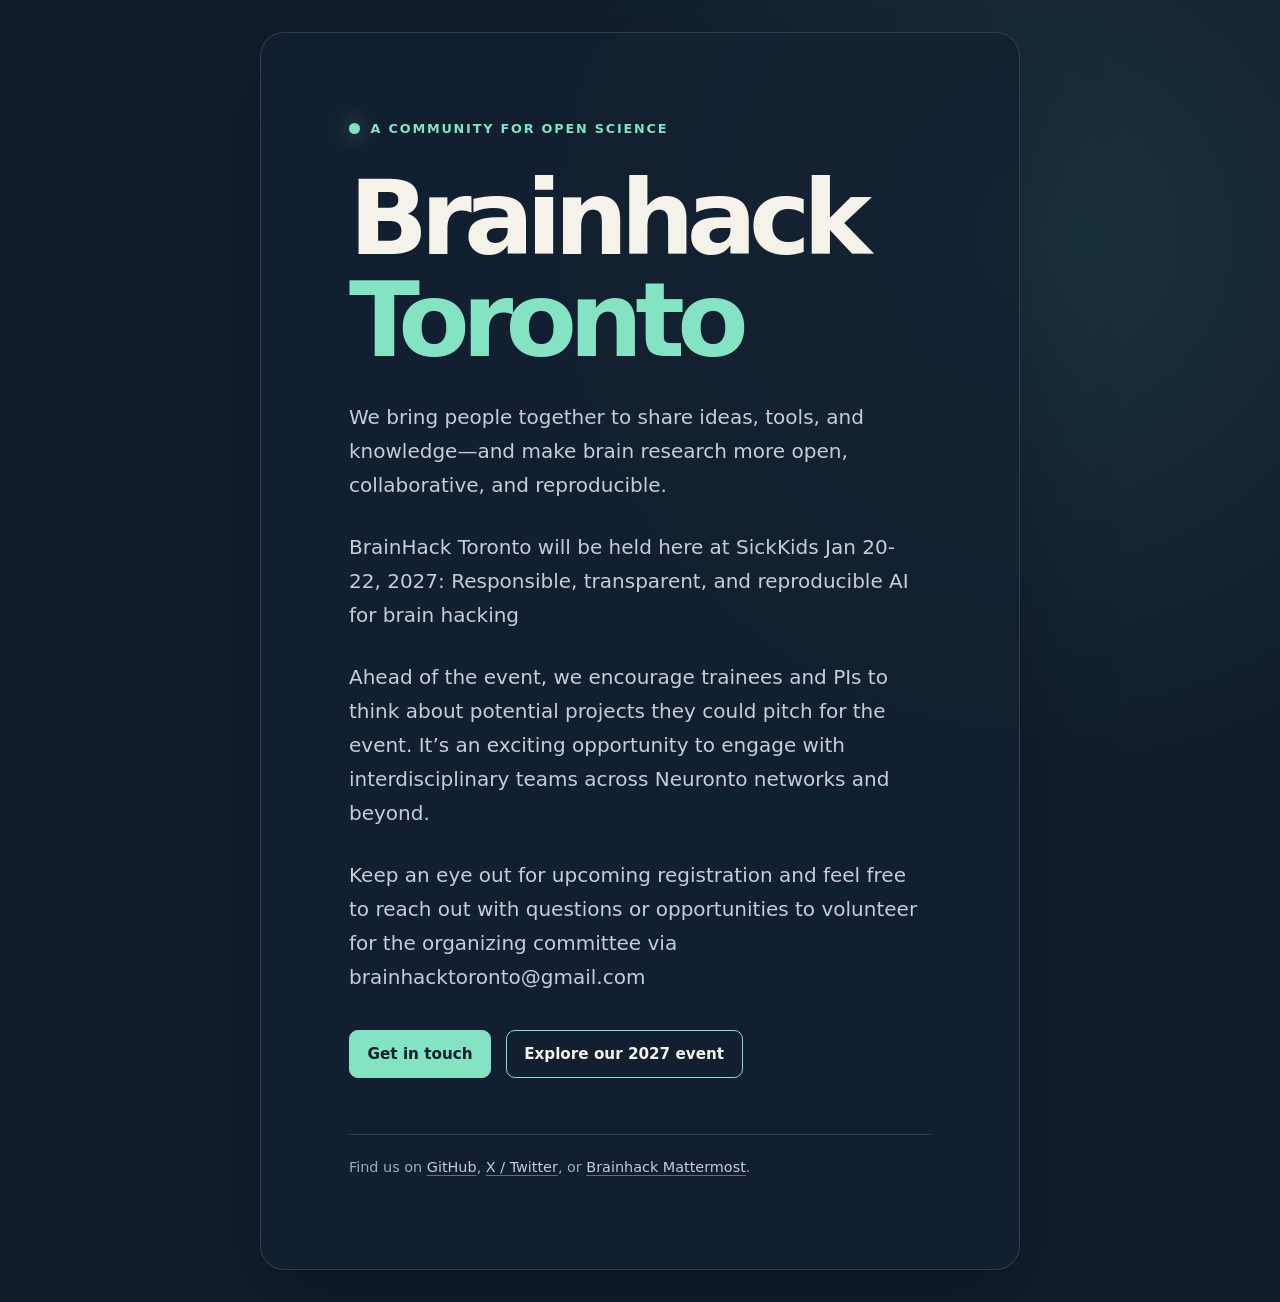
<file: index.html>
<!doctype html>
<html lang="en">
<head>
  <meta charset="utf-8">
  <meta name="viewport" content="width=device-width, initial-scale=1">
  <meta name="description" content="Brainhack Toronto is a community for collaboration and open science in brain research.">
  <title>Brainhack Toronto</title>
  <style>
    :root {
      color-scheme: dark;
      font-family: system-ui, -apple-system, BlinkMacSystemFont, "Segoe UI", sans-serif;
      color: #f5f2e9;
      background: #111c2b;
      font-synthesis: none;
      text-rendering: optimizeLegibility;
      -webkit-font-smoothing: antialiased;
      -moz-osx-font-smoothing: grayscale;
    }

    * {
      box-sizing: border-box;
    }

    body {
      min-width: 320px;
      min-height: 100vh;
      margin: 0;
      display: grid;
      place-items: center;
      padding: 2rem;
      background:
        radial-gradient(ellipse at 82% 18%, rgb(87 210 177 / 12%), transparent 34rem),
        #111c2b;
    }

    main {
      width: min(100%, 760px);
      padding: clamp(2rem, 8vw, 5.5rem);
      border: 1px solid rgb(245 242 233 / 14%);
      border-radius: 1.5rem;
      background: rgb(20 33 49 / 84%);
      box-shadow: 0 2rem 6rem rgb(0 0 0 / 22%);
    }

    .eyebrow {
      display: flex;
      align-items: center;
      gap: 0.65rem;
      margin: 0 0 2rem;
      color: #83e3c3;
      font-size: 0.8rem;
      font-weight: 700;
      letter-spacing: 0.14em;
      text-transform: uppercase;
    }

    .mark {
      width: 0.7rem;
      height: 0.7rem;
      border-radius: 50%;
      background: #83e3c3;
      box-shadow: 0 0 1.25rem rgb(131 227 195 / 60%);
    }

    h1 {
      max-width: 11ch;
      margin: 0;
      font-size: clamp(3rem, 11vw, 6.5rem);
      font-weight: 750;
      letter-spacing: -0.075em;
      line-height: 0.98;
    }

    h1 span {
      color: #83e3c3;
    }

    .intro {
      max-width: 36rem;
      margin: 1.75rem 0 0;
      color: #c4ced8;
      font-size: clamp(1.05rem, 2.5vw, 1.25rem);
      line-height: 1.7;
    }

    .links {
      display: flex;
      flex-wrap: wrap;
      gap: 0.9rem;
      margin-top: 2.25rem;
    }

    .button {
      display: inline-flex;
      min-height: 3rem;
      align-items: center;
      justify-content: center;
      padding: 0.75rem 1.1rem;
      border: 1px solid #83e3c3;
      border-radius: 0.55rem;
      color: #111c2b;
      background: #83e3c3;
      font-size: 0.95rem;
      font-weight: 700;
      text-decoration: none;
      transition: background-color 150ms ease, color 150ms ease;
    }

    .button.secondary {
      color: #f5f2e9;
      background: transparent;
    }

    .button:hover {
      color: #111c2b;
      background: #a3efd5;
    }

    a:focus-visible {
      outline: 3px solid #f5ba75;
      outline-offset: 4px;
    }

    .community {
      margin: 3.5rem 0 0;
      padding-top: 1.25rem;
      border-top: 1px solid rgb(245 242 233 / 14%);
      color: #9eacbb;
      font-size: 0.9rem;
      line-height: 1.8;
    }

    .community a {
      color: #c4ced8;
      text-decoration-color: rgb(196 206 216 / 45%);
      text-underline-offset: 0.2em;
    }

    .community a:hover {
      color: #83e3c3;
    }

    @media (prefers-reduced-motion: reduce) {
      *, *::before, *::after {
        scroll-behavior: auto !important;
        transition-duration: 0.01ms !important;
      }
    }
  </style>
</head>
<body>
  <main>
    <p class="eyebrow"><span class="mark" aria-hidden="true"></span> A community for open science</p>
    <h1>Brainhack <span>Toronto</span></h1>
    <p class="intro">We bring people together to share ideas, tools, and knowledge—and make brain research more open, collaborative, and reproducible.</p>
    <p class="intro">BrainHack Toronto will be held here at SickKids Jan 20-22, 2027: Responsible, transparent, and reproducible AI for brain hacking</p>
    <p class="intro">Ahead of the event, we encourage trainees and PIs to think about potential projects they could pitch for the event. It’s an exciting opportunity to engage with interdisciplinary teams across Neuronto networks and beyond.</p>
    <p class="intro">Keep an eye out for upcoming registration and feel free to reach out with questions or opportunities to volunteer for the organizing committee via brainhacktoronto@gmail.com</p>
    <nav class="links" aria-label="Get involved">
      <a class="button" href="mailto:brainhacktoronto@gmail.com">Get in touch</a>
      <a class="button secondary" href="https://brainhackto.github.io/brainhack-toronto-01-2027/">Explore our 2027 event</a>
    </nav>
    <p class="community">
      Find us on
      <a href="https://github.com/brainhackto">GitHub</a>,
      <a href="https://twitter.com/brainhackto">X / Twitter</a>, or
      <a href="https://mattermost.brainhack.org/brainhack/channels/brainhack-toronto">Brainhack Mattermost</a>.
    </p>
  </main>
</body>
</html>
</file>
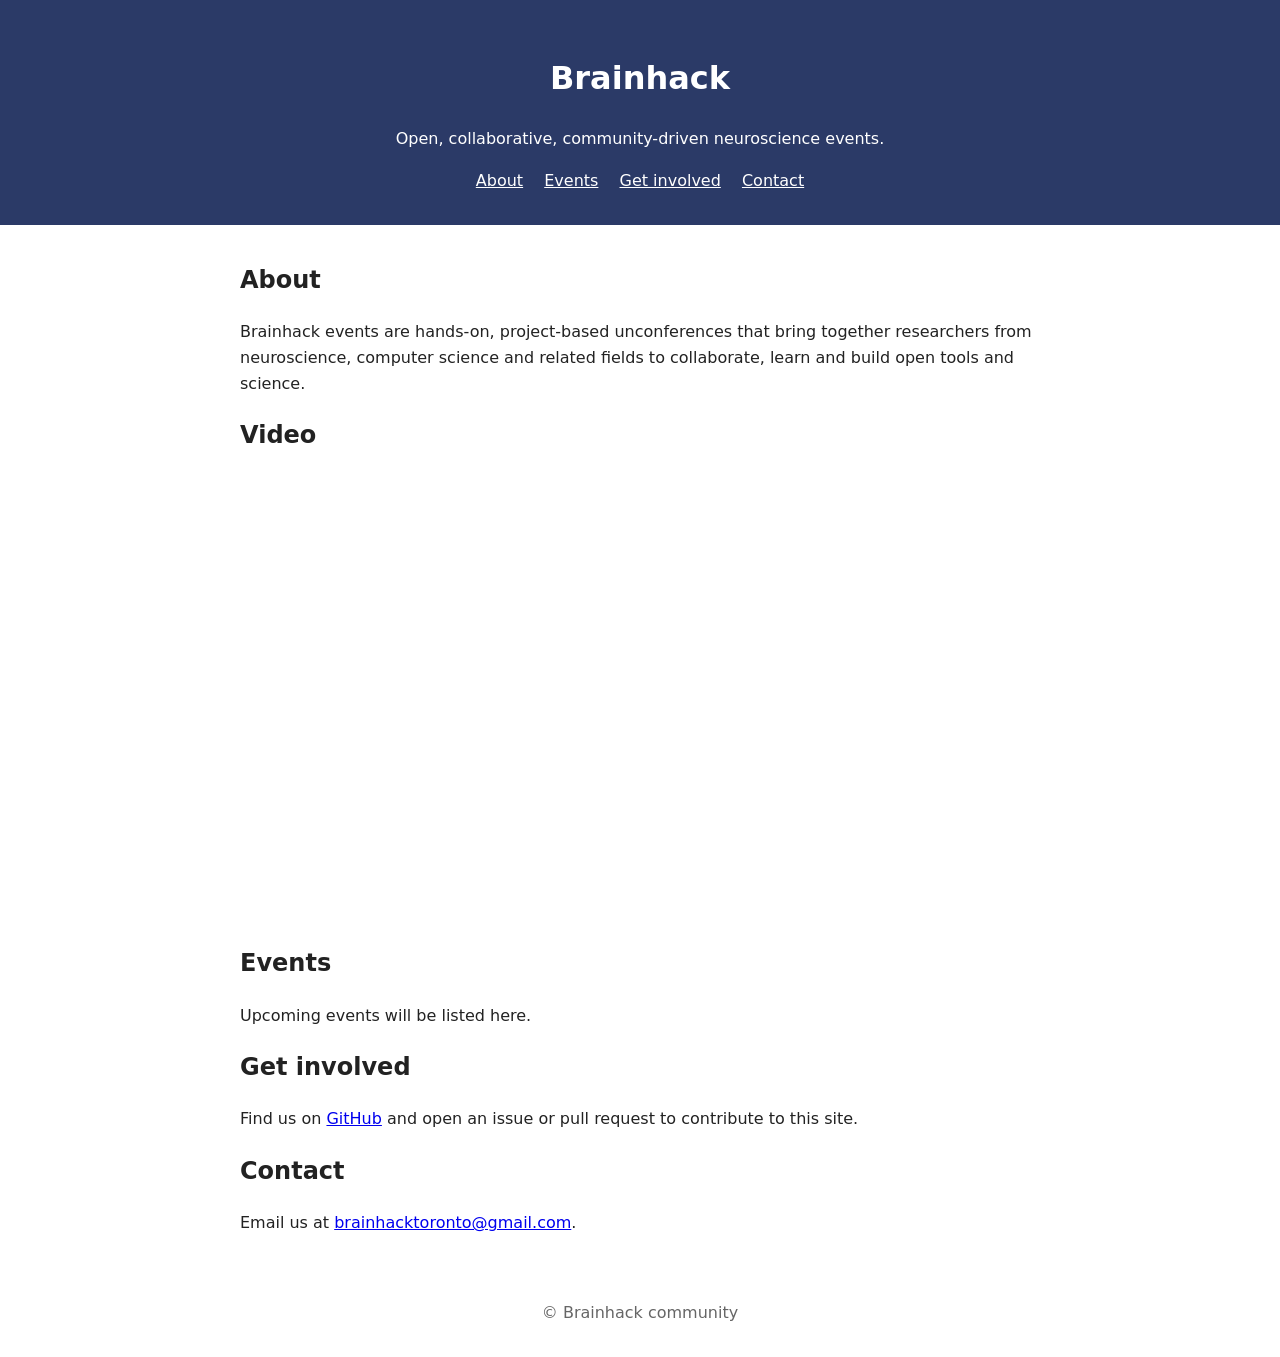
<file: site/index.html>
<!DOCTYPE html>
<html lang="en">
<head>
  <meta charset="utf-8">
  <meta name="viewport" content="width=device-width, initial-scale=1">
  <title>Brainhack</title>
  <link rel="stylesheet" href="style.css">
</head>
<body>
  <header>
    <h1>Brainhack</h1>
    <p>Open, collaborative, community-driven neuroscience events.</p>
    <nav><a href="#about">About</a> <a href="#events">Events</a> <a href="#get-involved">Get involved</a> <a href="#contact">Contact</a></nav>
  </header>
  <main>
    <section id="about">
      <h2>About</h2>
      <p>Brainhack events are hands-on, project-based unconferences that bring together researchers from neuroscience, computer science and related fields to collaborate, learn and build open tools and science.</p>
    </section>
    <section id="video">
      <h2>Video</h2>
      <div class="video">
        <iframe src="https://www.youtube.com/embed/3tBMvtjTTCI" title="Brainhack video" loading="lazy" allow="accelerometer; clipboard-write; encrypted-media; gyroscope; picture-in-picture" allowfullscreen></iframe>
      </div>
    </section>
    <section id="events">
      <h2>Events</h2>
      <p>Upcoming events will be listed here.</p>
    </section>
    <section id="get-involved">
      <h2>Get involved</h2>
      <p>Find us on <a href="https://github.com/brainhackto">GitHub</a> and open an issue or pull request to contribute to this site.</p>
    </section>
    <section id="contact">
      <h2>Contact</h2>
      <p>Email us at <a href="mailto:brainhacktoronto@gmail.com">brainhacktoronto@gmail.com</a>.</p>
    </section>
  </main>
  <footer><p>&copy; Brainhack community</p></footer>
</body>
</html>
</file>
<file: site/style.css>
body{font-family:system-ui,sans-serif;margin:0;line-height:1.6;color:#222}
header{background:#2b3a67;color:#fff;padding:2rem 1rem;text-align:center}
nav a{color:#fff;margin:0 .5rem}
main{max-width:50rem;margin:0 auto;padding:1rem}
footer{text-align:center;padding:1rem;color:#666}
.video{position:relative;aspect-ratio:16/9}
.video iframe{position:absolute;inset:0;width:100%;height:100%;border:0}
</file>
